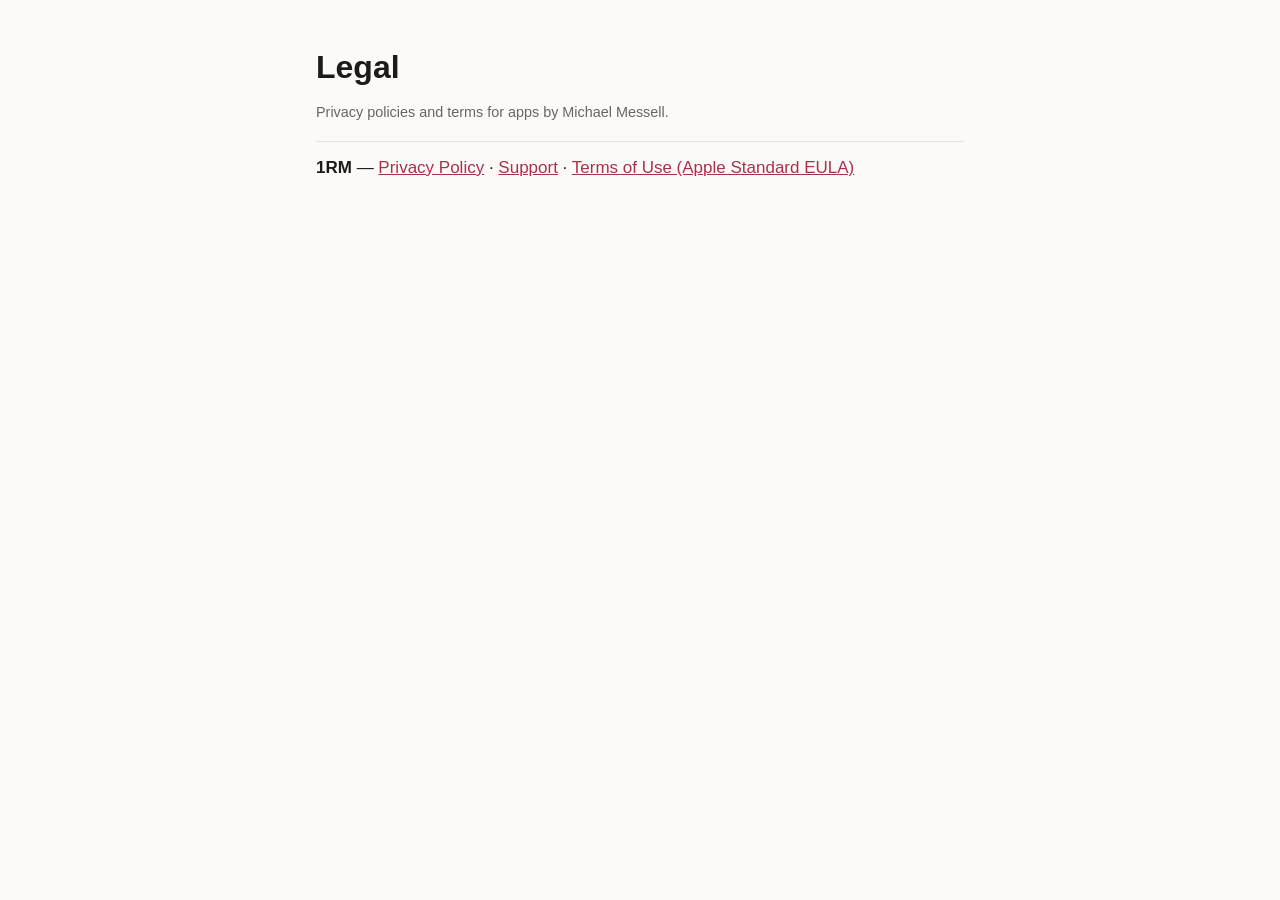
<file: index.html>
<!doctype html>
<html lang="en">
<head>
<meta charset="utf-8">
<meta name="viewport" content="width=device-width, initial-scale=1">
<title>Legal</title>
<link rel="stylesheet" href="style.css">
</head>
<body>
<main>
<h1>Legal</h1>
<p class="meta">Privacy policies and terms for apps by Michael Messell.</p>
<ul class="apps">
<li><strong>1RM</strong> — <a href="1rm/privacy/">Privacy Policy</a> · <a href="1rm/support/">Support</a> · <a href="https://www.apple.com/legal/internet-services/itunes/dev/stdeula/">Terms of Use (Apple Standard EULA)</a></li>
</ul>
</main>
</body>
</html>
</file>
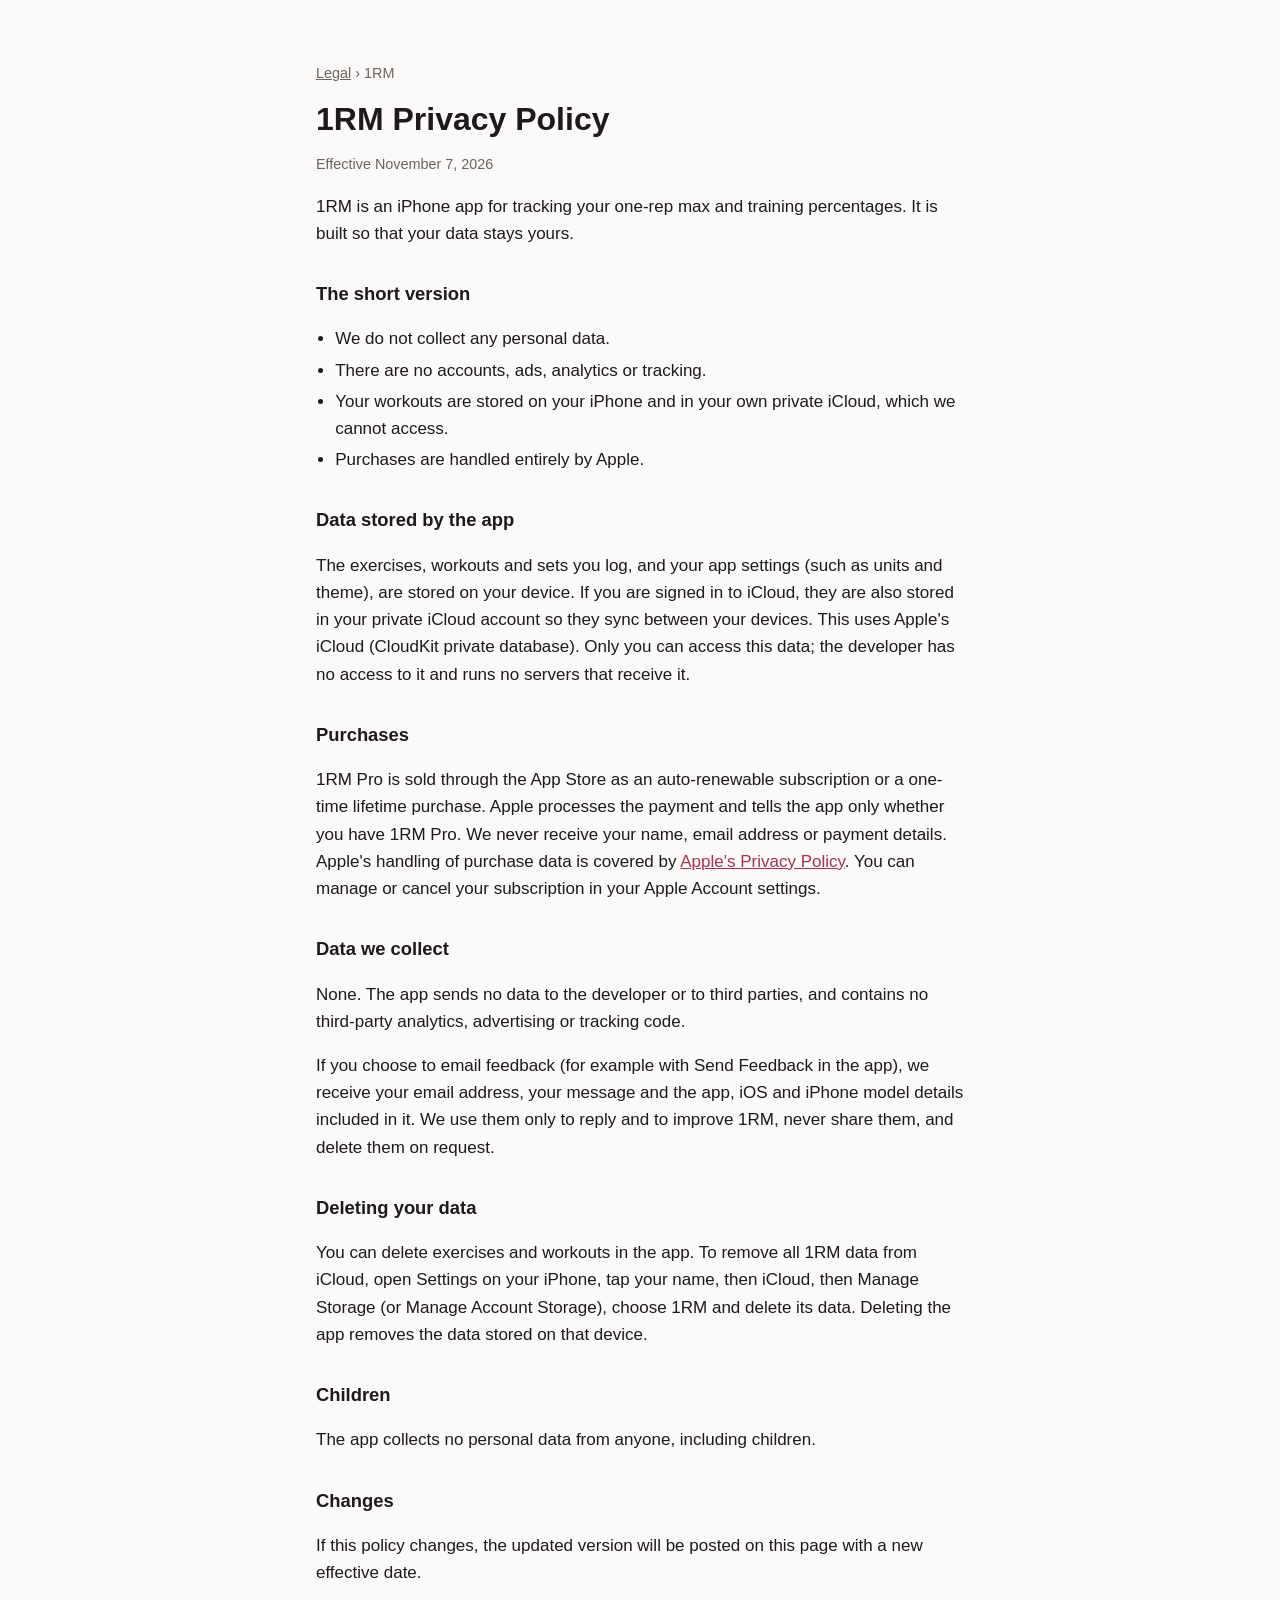
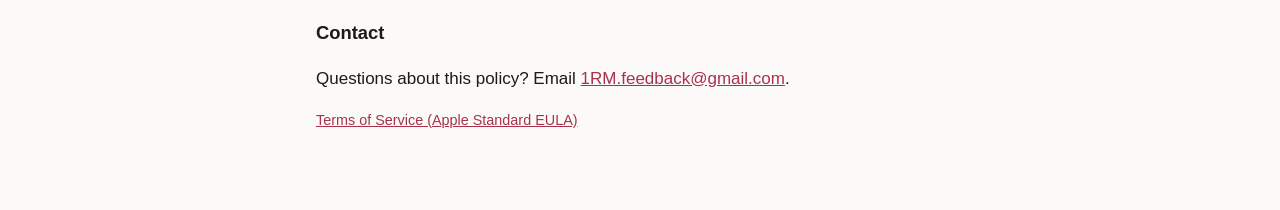
<file: 1rm/privacy/index.html>
<!doctype html>
<html lang="en">
<head>
<meta charset="utf-8">
<meta name="viewport" content="width=device-width, initial-scale=1">
<title>1RM Privacy Policy</title>
<link rel="stylesheet" href="../../style.css">
</head>
<body>
<main>
<p class="crumb"><a href="../../">Legal</a> › 1RM</p>
<h1>1RM Privacy Policy</h1>
<p class="meta">Effective November 7, 2026</p>

<p>1RM is an iPhone app for tracking your one-rep max and training percentages. It is built so that your data stays yours.</p>

<h2>The short version</h2>
<ul>
<li>We do not collect any personal data.</li>
<li>There are no accounts, ads, analytics or tracking.</li>
<li>Your workouts are stored on your iPhone and in your own private iCloud, which we cannot access.</li>
<li>Purchases are handled entirely by Apple.</li>
</ul>

<h2>Data stored by the app</h2>
<p>The exercises, workouts and sets you log, and your app settings (such as units and theme), are stored on your device. If you are signed in to iCloud, they are also stored in your private iCloud account so they sync between your devices. This uses Apple's iCloud (CloudKit private database). Only you can access this data; the developer has no access to it and runs no servers that receive it.</p>

<h2>Purchases</h2>
<p>1RM Pro is sold through the App Store as an auto-renewable subscription or a one-time lifetime purchase. Apple processes the payment and tells the app only whether you have 1RM Pro. We never receive your name, email address or payment details. Apple's handling of purchase data is covered by <a href="https://www.apple.com/legal/privacy/">Apple's Privacy Policy</a>. You can manage or cancel your subscription in your Apple Account settings.</p>

<h2>Data we collect</h2>
<p>None. The app sends no data to the developer or to third parties, and contains no third-party analytics, advertising or tracking code.</p>
<p>If you choose to email feedback (for example with Send Feedback in the app), we receive your email address, your message and the app, iOS and iPhone model details included in it. We use them only to reply and to improve 1RM, never share them, and delete them on request.</p>

<h2>Deleting your data</h2>
<p>You can delete exercises and workouts in the app. To remove all 1RM data from iCloud, open Settings on your iPhone, tap your name, then iCloud, then Manage Storage (or Manage Account Storage), choose 1RM and delete its data. Deleting the app removes the data stored on that device.</p>

<h2>Children</h2>
<p>The app collects no personal data from anyone, including children.</p>

<h2>Changes</h2>
<p>If this policy changes, the updated version will be posted on this page with a new effective date.</p>

<h2>Contact</h2>
<p>Questions about this policy? Email <a href="mailto:1RM.feedback@gmail.com">1RM.feedback@gmail.com</a>.</p>

<p class="meta"><a href="https://www.apple.com/legal/internet-services/itunes/dev/stdeula/">Terms of Service (Apple Standard EULA)</a></p>
</main>
</body>
</html>
</file>
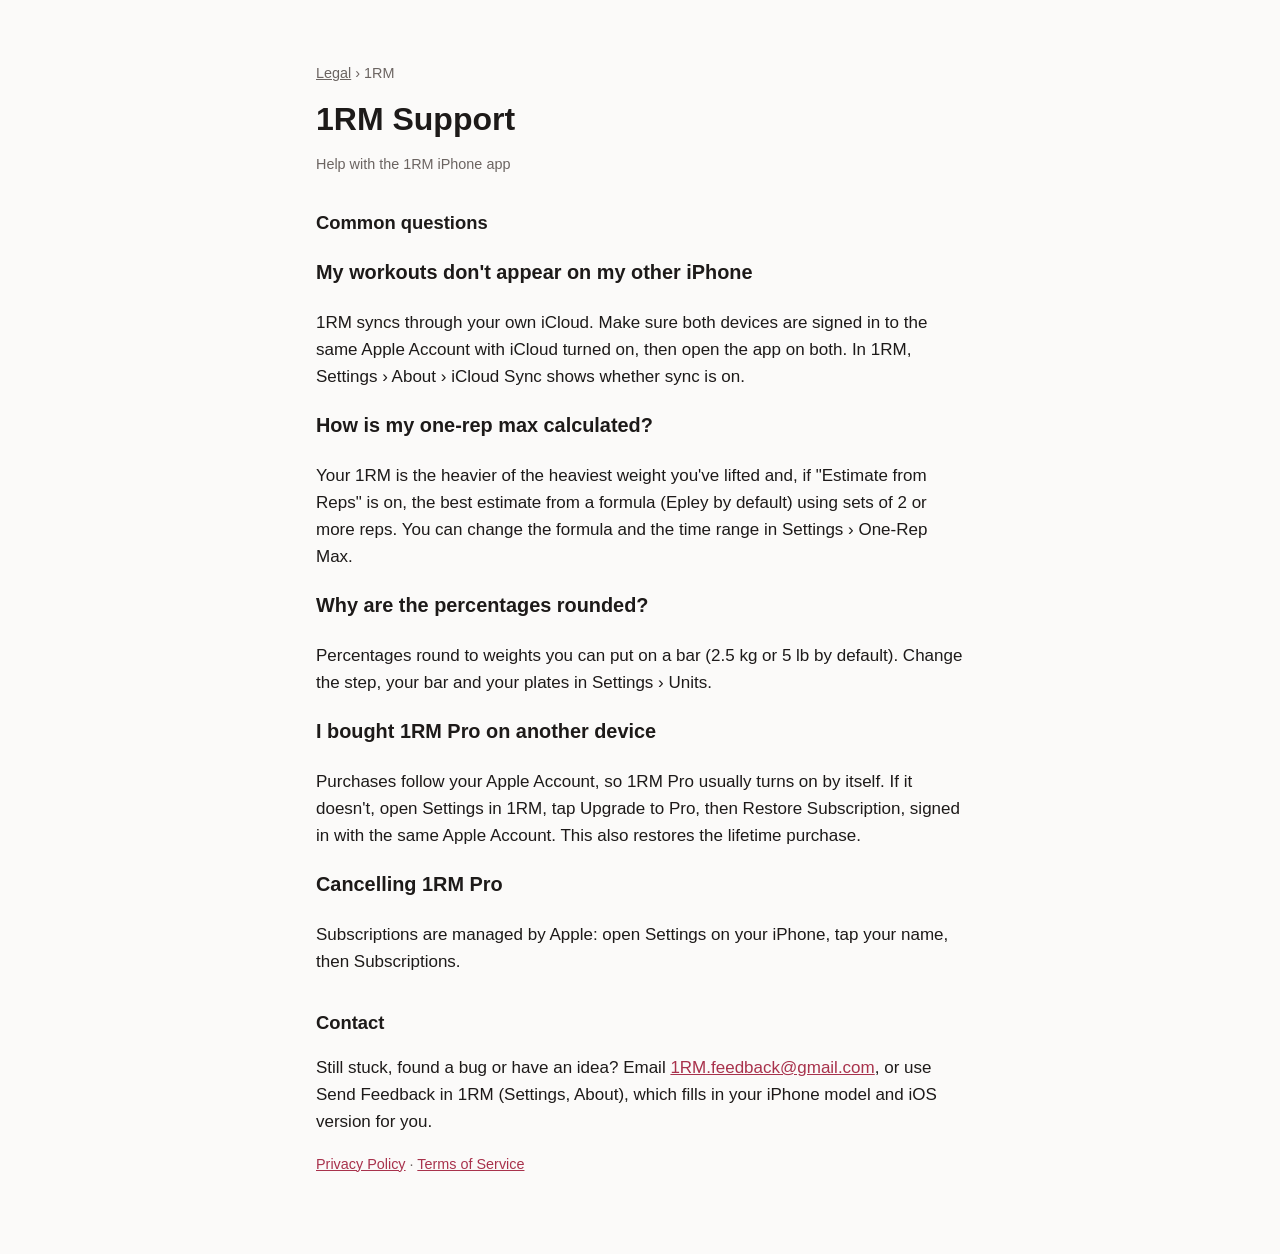
<file: 1rm/support/index.html>
<!doctype html>
<html lang="en">
<head>
<meta charset="utf-8">
<meta name="viewport" content="width=device-width, initial-scale=1">
<title>1RM Support</title>
<link rel="stylesheet" href="../../style.css">
</head>
<body>
<main>
<p class="crumb"><a href="../../">Legal</a> › 1RM</p>
<h1>1RM Support</h1>
<p class="meta">Help with the 1RM iPhone app</p>

<h2>Common questions</h2>
<h3>My workouts don't appear on my other iPhone</h3>
<p>1RM syncs through your own iCloud. Make sure both devices are signed in to the same Apple Account with iCloud turned on, then open the app on both. In 1RM, Settings › About › iCloud Sync shows whether sync is on.</p>

<h3>How is my one-rep max calculated?</h3>
<p>Your 1RM is the heavier of the heaviest weight you've lifted and, if "Estimate from Reps" is on, the best estimate from a formula (Epley by default) using sets of 2 or more reps. You can change the formula and the time range in Settings › One-Rep Max.</p>

<h3>Why are the percentages rounded?</h3>
<p>Percentages round to weights you can put on a bar (2.5 kg or 5 lb by default). Change the step, your bar and your plates in Settings › Units.</p>

<h3>I bought 1RM Pro on another device</h3>
<p>Purchases follow your Apple Account, so 1RM Pro usually turns on by itself. If it doesn't, open Settings in 1RM, tap Upgrade to Pro, then Restore Subscription, signed in with the same Apple Account. This also restores the lifetime purchase.</p>

<h3>Cancelling 1RM Pro</h3>
<p>Subscriptions are managed by Apple: open Settings on your iPhone, tap your name, then Subscriptions.</p>

<h2>Contact</h2>
<p>Still stuck, found a bug or have an idea? Email <a href="mailto:1RM.feedback@gmail.com">1RM.feedback@gmail.com</a>, or use Send Feedback in 1RM (Settings, About), which fills in your iPhone model and iOS version for you.</p>

<p class="meta"><a href="../privacy/">Privacy Policy</a> · <a href="https://www.apple.com/legal/internet-services/itunes/dev/stdeula/">Terms of Service</a></p>
</main>
</body>
</html>
</file>
<file: style.css>
:root {
  --bg: #fbfaf9;
  --text: #1d1a19;
  --muted: #6b6461;
  --link: #a8324c;
  --rule: #e6e1de;
}
@media (prefers-color-scheme: dark) {
  :root {
    --bg: #161414;
    --text: #f2eeec;
    --muted: #a59d99;
    --link: #f08aa0;
    --rule: #2e2a29;
  }
}
* { box-sizing: border-box; }
body {
  margin: 0;
  background: var(--bg);
  color: var(--text);
  font: 17px/1.6 -apple-system, BlinkMacSystemFont, "SF Pro Text", "Helvetica Neue", Arial, sans-serif;
}
main { max-width: 680px; margin: 0 auto; padding: 48px 16px 64px; }
h1 { font-size: 2rem; line-height: 1.2; margin: 0 0 4px; }
h2 { font-size: 1.15rem; margin: 2rem 0 0.5rem; }
a { color: var(--link); }
.meta, .crumb { color: var(--muted); font-size: 0.9rem; }
.crumb a { color: var(--muted); }
ul { padding-left: 1.2rem; }
li + li { margin-top: 0.25rem; }
.apps { list-style: none; padding: 0; }
.apps li { padding: 12px 0; border-top: 1px solid var(--rule); }
</file>
